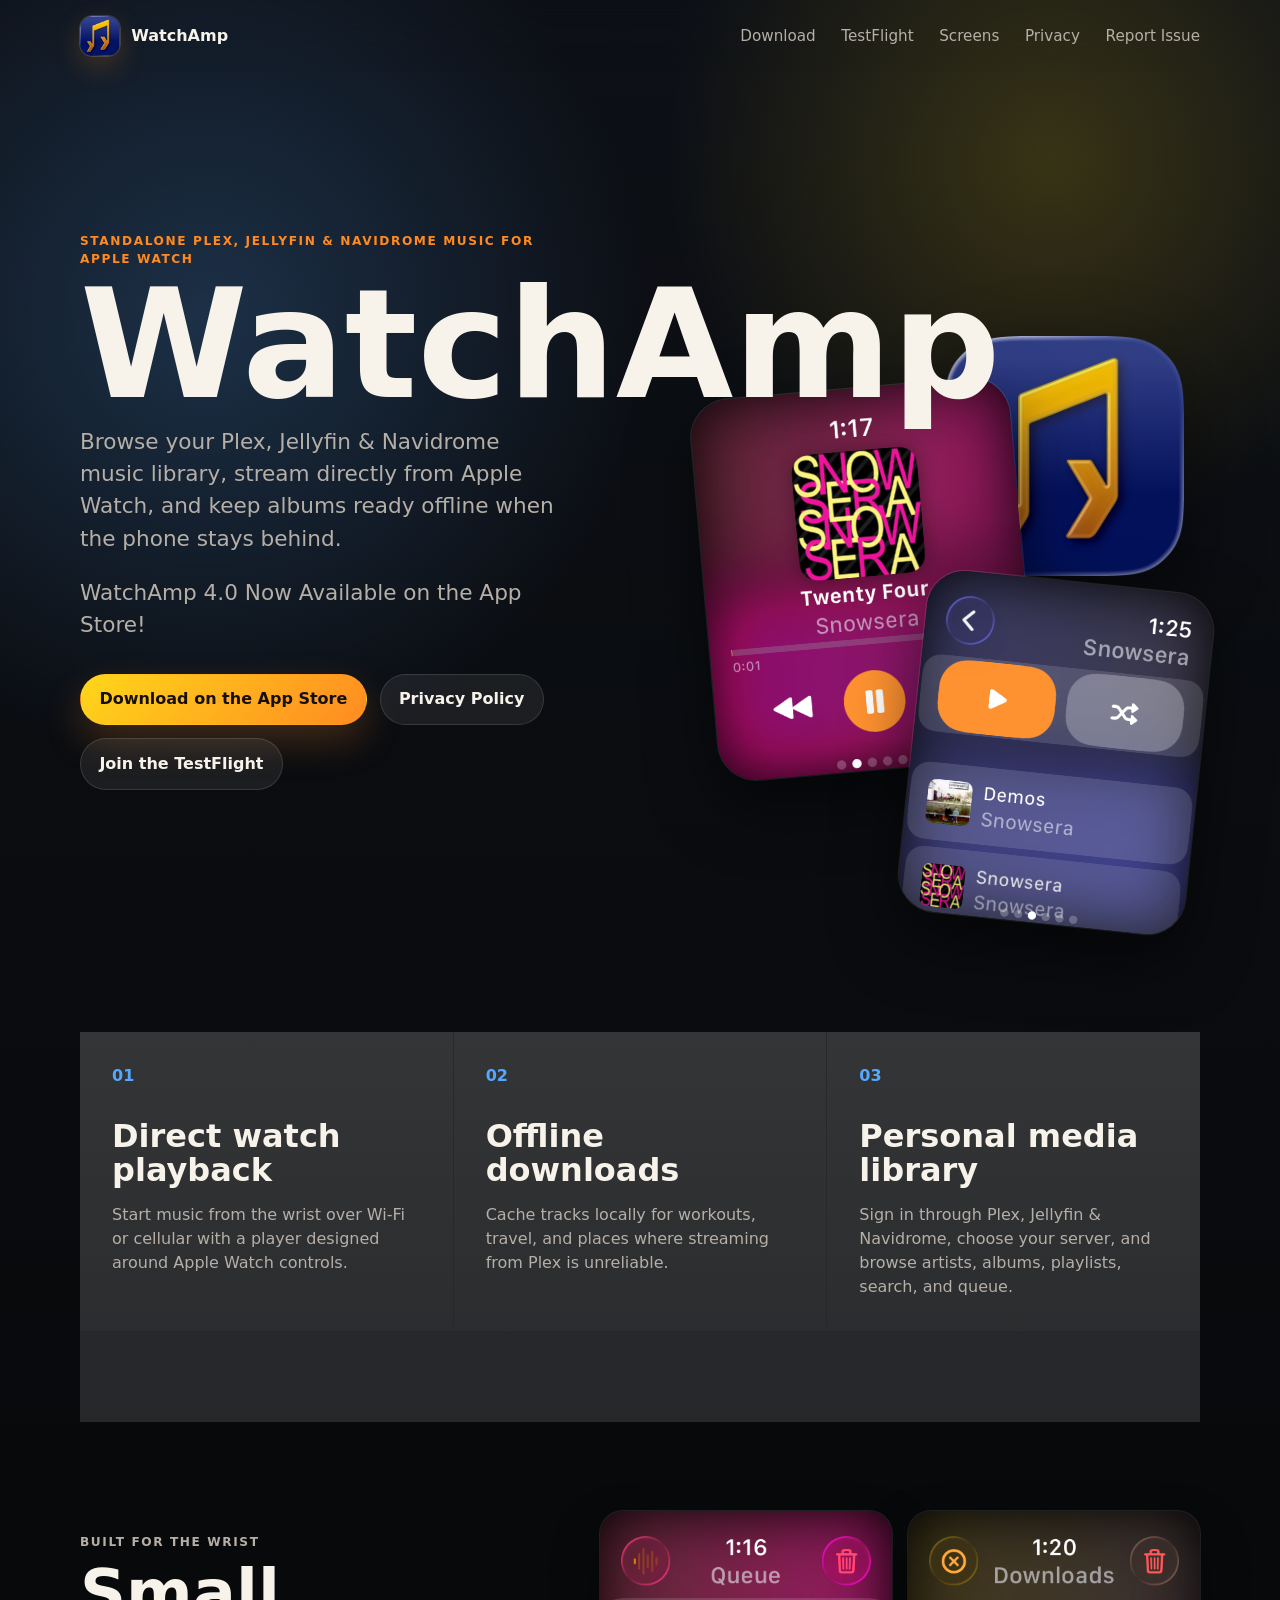
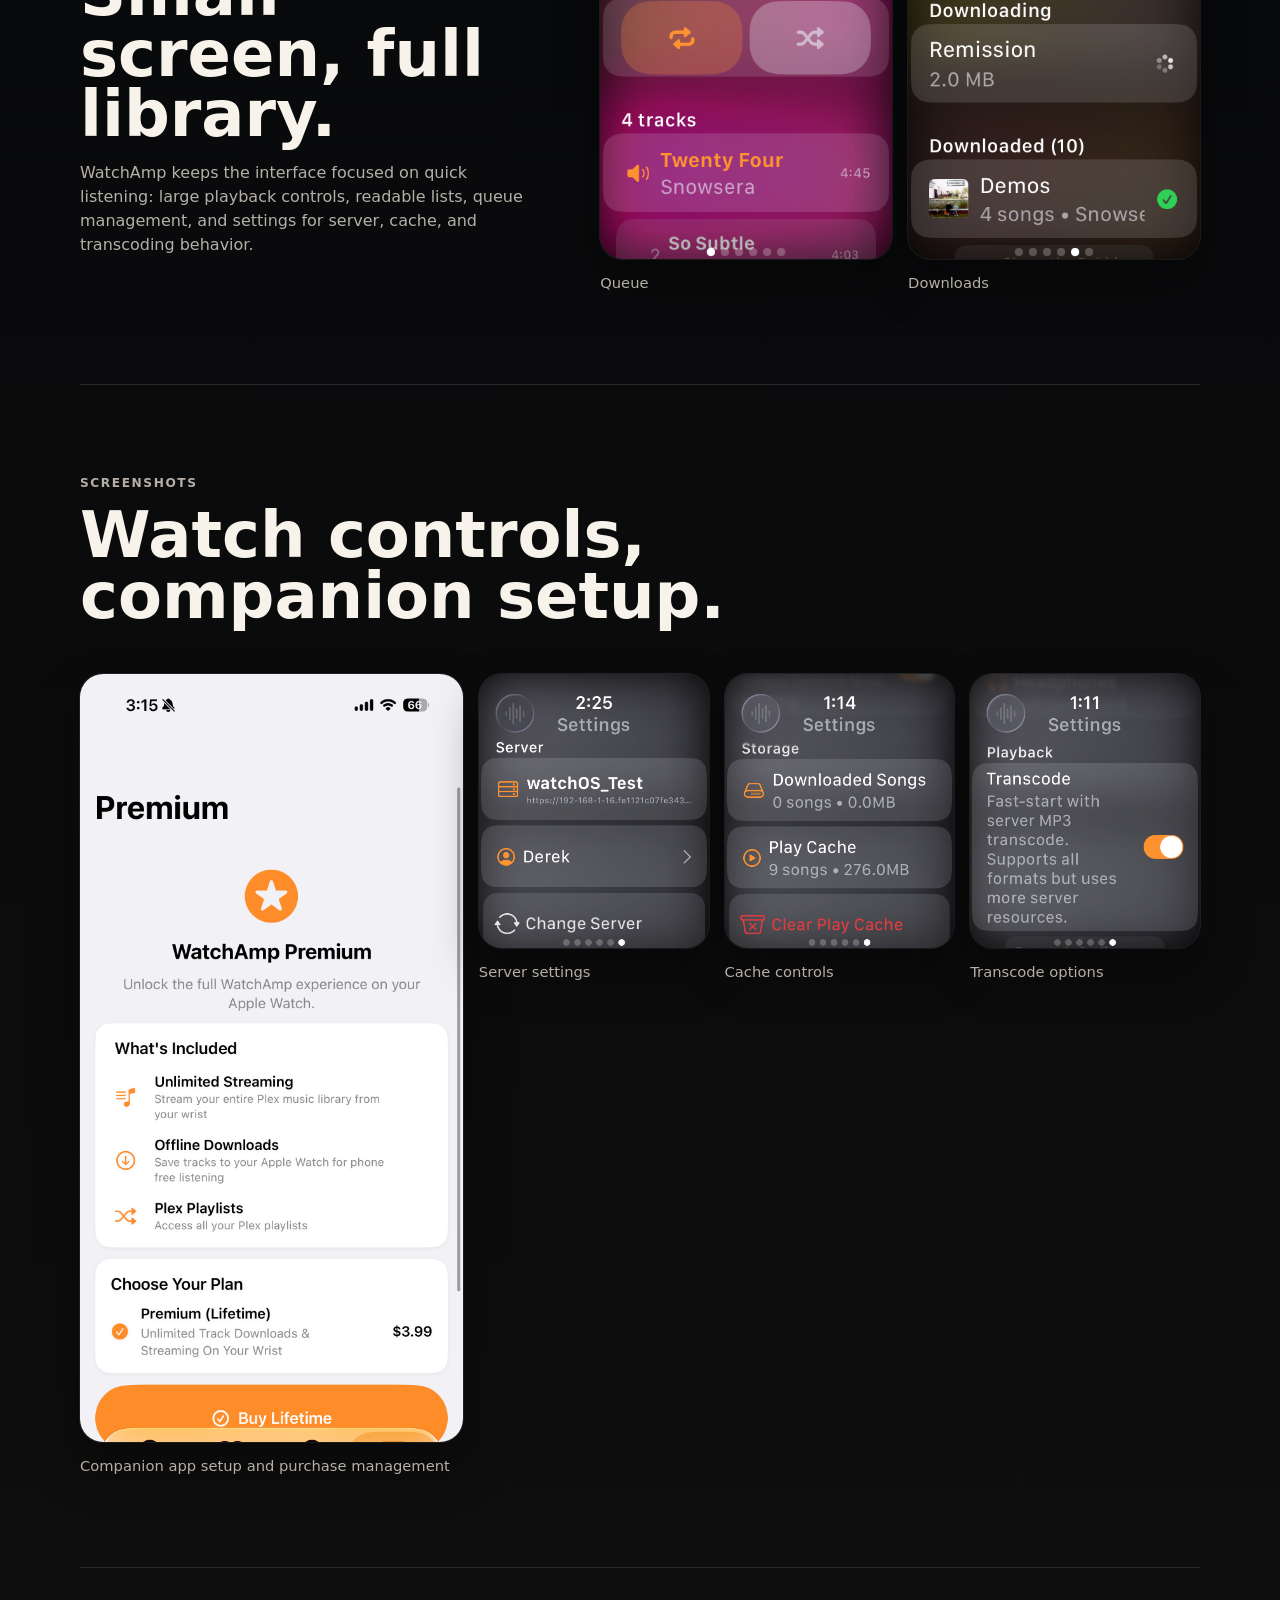
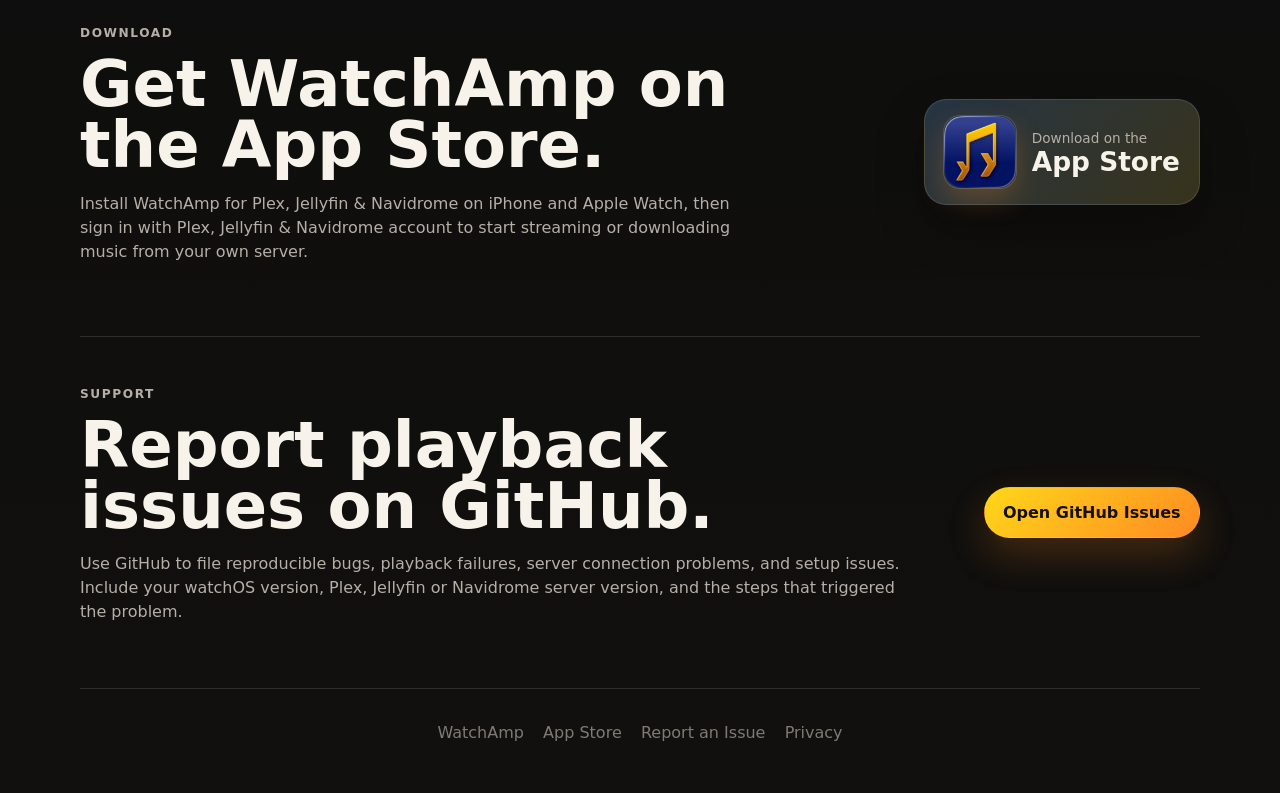
<file: docs/index.html>
<!doctype html>
<html lang="en">
<head>
    <meta charset="utf-8">
    <meta name="viewport" content="width=device-width, initial-scale=1">
    <meta name="description" content="WatchAmp is a standalone Plex, Jellyfin, and Navidrome music player for Apple Watch with streaming, offline downloads, queue controls, and watch-first playback.">
    <meta name="robots" content="index, follow">
    <link rel="canonical" href="https://watchamp.nerdypup.com">
    <meta property="og:type" content="website">
    <meta property="og:site_name" content="WatchAmp">
    <meta property="og:title" content="WatchAmp for Plex, Jellyfin & Navidrome">
    <meta property="og:description" content="Stream and download your Plex music library directly on Apple Watch.">
    <meta property="og:url" content="https://watchamp.nerdypup.com">
    <meta property="og:image" content="https://watchamp.nerdypup.com/assets/watchamp-icon.png">
    <meta name="twitter:card" content="summary">
    <meta name="twitter:title" content="WatchAmp for Plex, Jellyfin & Navidrome">
    <meta name="twitter:description" content="Standalone Plex, Jellyfin & Navidrome music playback for Apple Watch.">
    <meta name="twitter:image" content="https://watchamp.nerdypup.com/assets/watchamp-icon.png">
    <title>WatchAmp for Plex - Apple Watch Music Player</title>
    <link rel="stylesheet" href="styles.css">
    <script type="application/ld+json">
    {
        "@context": "https://schema.org",
        "@type": "SoftwareApplication",
        "name": "WatchAmp for Plex",
        "applicationCategory": "MusicApplication",
        "operatingSystem": "iOS, watchOS",
        "description": "WatchAmp streams and downloads music from a Plex, Jellyfin & Navidrome library directly on Apple Watch.",
        "url": "https://watchamp.nerdypup.com",
        "downloadUrl": "https://apps.apple.com/us/app/watchamp-for-plex/id6761737569",
        "image": "https://watchamp.nerdypup.com/assets/watchamp-icon.png",
        "offers": {
            "@type": "Offer",
            "url": "https://apps.apple.com/us/app/watchamp-for-plex/id6761737569"
        },
        "publisher": {
            "@type": "Organization",
            "name": "NerdyPup",
            "url": "https://www.nerdypup.com"
        }
    }
    </script>
</head>
<body>
    <header class="site-header">
        <a class="brand" href="#top" aria-label="WatchAmp home">
            <img src="assets/watchamp-icon.png" alt="" width="40" height="40">
            <span>WatchAmp</span>
        </a>
        <nav aria-label="Primary navigation">
            <a href="#download">Download</a>
        	<a href="https://testflight.apple.com/join/vrehhvsY">TestFlight</a>
            <a href="#screens">Screens</a>
            <a href="privacy.html">Privacy</a>
            <a href="https://github.com/fkick/WatchAmp/issues">Report Issue</a>
        </nav>
    </header>

    <main id="top">
        <section class="hero">
            <div class="hero-copy">
                <p class="eyebrow">Standalone Plex, Jellyfin & Navidrome music for Apple Watch</p>
                <h1>WatchAmp</h1>
                <p class="lede">
                    Browse your Plex, Jellyfin & Navidrome music library, stream directly from Apple Watch, and keep albums ready offline when the phone stays behind.
                </p>
                <p class="lede">
                    WatchAmp 4.0 Now Available on the App Store!
                </p>
                <div class="hero-actions" aria-label="Primary actions">
                    <a class="button primary" href="https://apps.apple.com/us/app/watchamp-for-plex/id6761737569">Download on the App Store</a>
                    <a class="button secondary" href="privacy.html">Privacy Policy</a>
                    <a class="button secondary" href="https://testflight.apple.com/join/vrehhvsY">Join the TestFlight</a>
                </div>
            </div>

            <div class="hero-stage" aria-label="WatchAmp app screenshots">
                <img class="app-icon" src="assets/watchamp-icon.png" alt="WatchAmp app icon">
                <img class="watch-shot main-shot" src="assets/now-playing.png" alt="WatchAmp now playing screen on Apple Watch">
                <img class="watch-shot side-shot" src="assets/artist-detail.png" alt="WatchAmp artist detail screen on Apple Watch">
            </div>
        </section>
        
        

        <section class="feature-strip" aria-label="Highlights">
            <article>
                <span>01</span>
                <h2>Direct watch playback</h2>
                <p>Start music from the wrist over Wi-Fi or cellular with a player designed around Apple Watch controls.</p>
            </article>
            <article>
                <span>02</span>
                <h2>Offline downloads</h2>
                <p>Cache tracks locally for workouts, travel, and places where streaming from Plex is unreliable.</p>
            </article>
            <article>
                <span>03</span>
                <h2>Personal media library</h2>
                <p>Sign in through Plex, Jellyfin & Navidrome, choose your server, and browse artists, albums, playlists, search, and queue.</p>
            </article>
        </section>

        <section class="split-section">
            <div>
                <p class="eyebrow">Built for the wrist</p>
                <h2>Small screen, full library.</h2>
                <p>
                    WatchAmp keeps the interface focused on quick listening: large playback controls, readable lists, queue management, and settings for server, cache, and transcoding behavior.
                </p>
            </div>
            <div class="mini-grid">
                <figure>
                    <img src="assets/play-queue.png" alt="WatchAmp play queue screen">
                    <figcaption>Queue</figcaption>
                </figure>
                <figure>
                    <img src="assets/downloads.png" alt="WatchAmp downloads screen">
                    <figcaption>Downloads</figcaption>
                </figure>
            </div>
        </section>

        <section id="screens" class="screens-section">
            <div class="section-heading">
                <p class="eyebrow">Screenshots</p>
                <h2>Watch controls, companion setup.</h2>
            </div>
            <div class="screens-grid">
                <figure class="tall">
                    <img src="assets/Premium_Lifetime_companion.png" alt="WatchAmp companion app purchase screen on iPhone">
                    <figcaption>Companion app setup and purchase management</figcaption>
                </figure>
                <figure>
                    <img src="assets/settings-server.png" alt="WatchAmp server settings screen">
                    <figcaption>Server settings</figcaption>
                </figure>
                <figure>
                    <img src="assets/settings-cache.png" alt="WatchAmp cache settings screen">
                    <figcaption>Cache controls</figcaption>
                </figure>
                <figure>
                    <img src="assets/settings-transcode.png" alt="WatchAmp transcode settings screen">
                    <figcaption>Transcode options</figcaption>
                </figure>
            </div>
        </section>

        <section id="download" class="download-section">
            <div>
                <p class="eyebrow">Download</p>
                <h2>Get WatchAmp on the App Store.</h2>
                <p>Install WatchAmp for Plex, Jellyfin & Navidrome on iPhone and Apple Watch, then sign in with Plex, Jellyfin & Navidrome account to start streaming or downloading music from your own server.</p>
            </div>
            <a class="app-store-card" href="https://apps.apple.com/us/app/watchamp-for-plex/id6761737569" aria-label="Download WatchAmp for Plex on the App Store">
                <img src="assets/watchamp-icon.png" alt="" width="72" height="72">
                <span>
                    <small>Download on the</small>
                    <strong>App Store</strong>
                </span>
            </a>
        </section>
        
       <!-- <section id="TestFlight" class="download-section">
            <div>
                <p class="eyebrow">Download</p>
                <h2>Join the TestFlight for WatchAmp 2.0!</h2>
                <p>Join the Testflight to get an early look at upcoming features and give 'em a test drive! User feedback helps drive the direction of development and helps us squash pesky bugs.</p>
            </div>
            <a class="app-store-card" href="https://testflight.apple.com/join/vrehhvsY" aria-label="Join the TestFlight for WatchAmp 2.0!">
                <img src="assets/testflight.png" alt="" width="72" height="72">
                <span>
                    <small>Available on</small>
                    <strong>TestFlight</strong>
                </span>
            </a>
        </section>-->

        <section class="github-section">
            <div>
                <p class="eyebrow">Support</p>
                <h2>Report playback issues on GitHub.</h2>
                <p>Use GitHub to file reproducible bugs, playback failures, server connection problems, and setup issues. Include your watchOS version, Plex, Jellyfin or Navidrome server version, and the steps that triggered the problem.</p>
            </div>
            <a class="button primary" href="https://github.com/fkick/WatchAmp/issues">Open GitHub Issues</a>
        </section>
    </main>

    <footer class="site-footer">
        <span>WatchAmp</span>
        <a href="https://apps.apple.com/us/app/watchamp-for-plex/id6761737569">App Store</a>
        <a href="https://github.com/fkick/WatchAmp/issues">Report an Issue</a>
        <a href="privacy.html">Privacy</a>
    </footer>
</body>
</html>
</file>
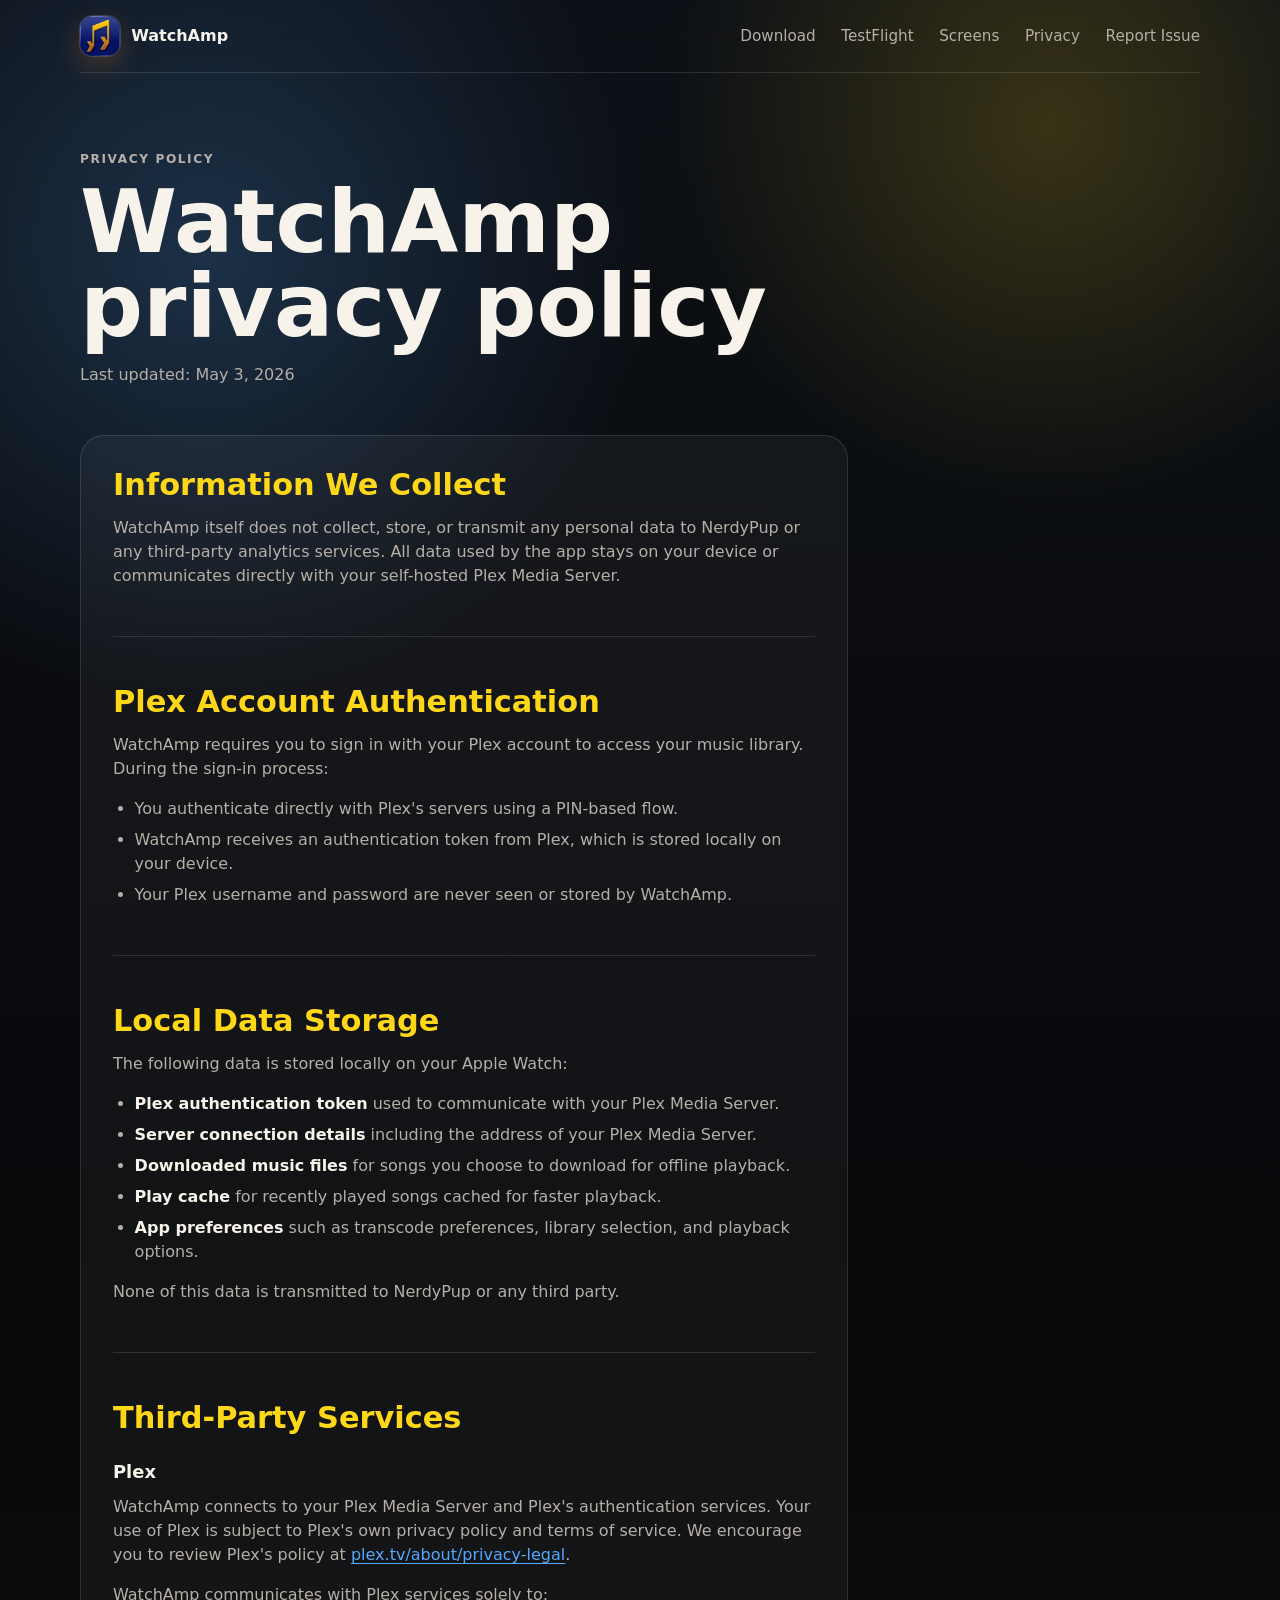
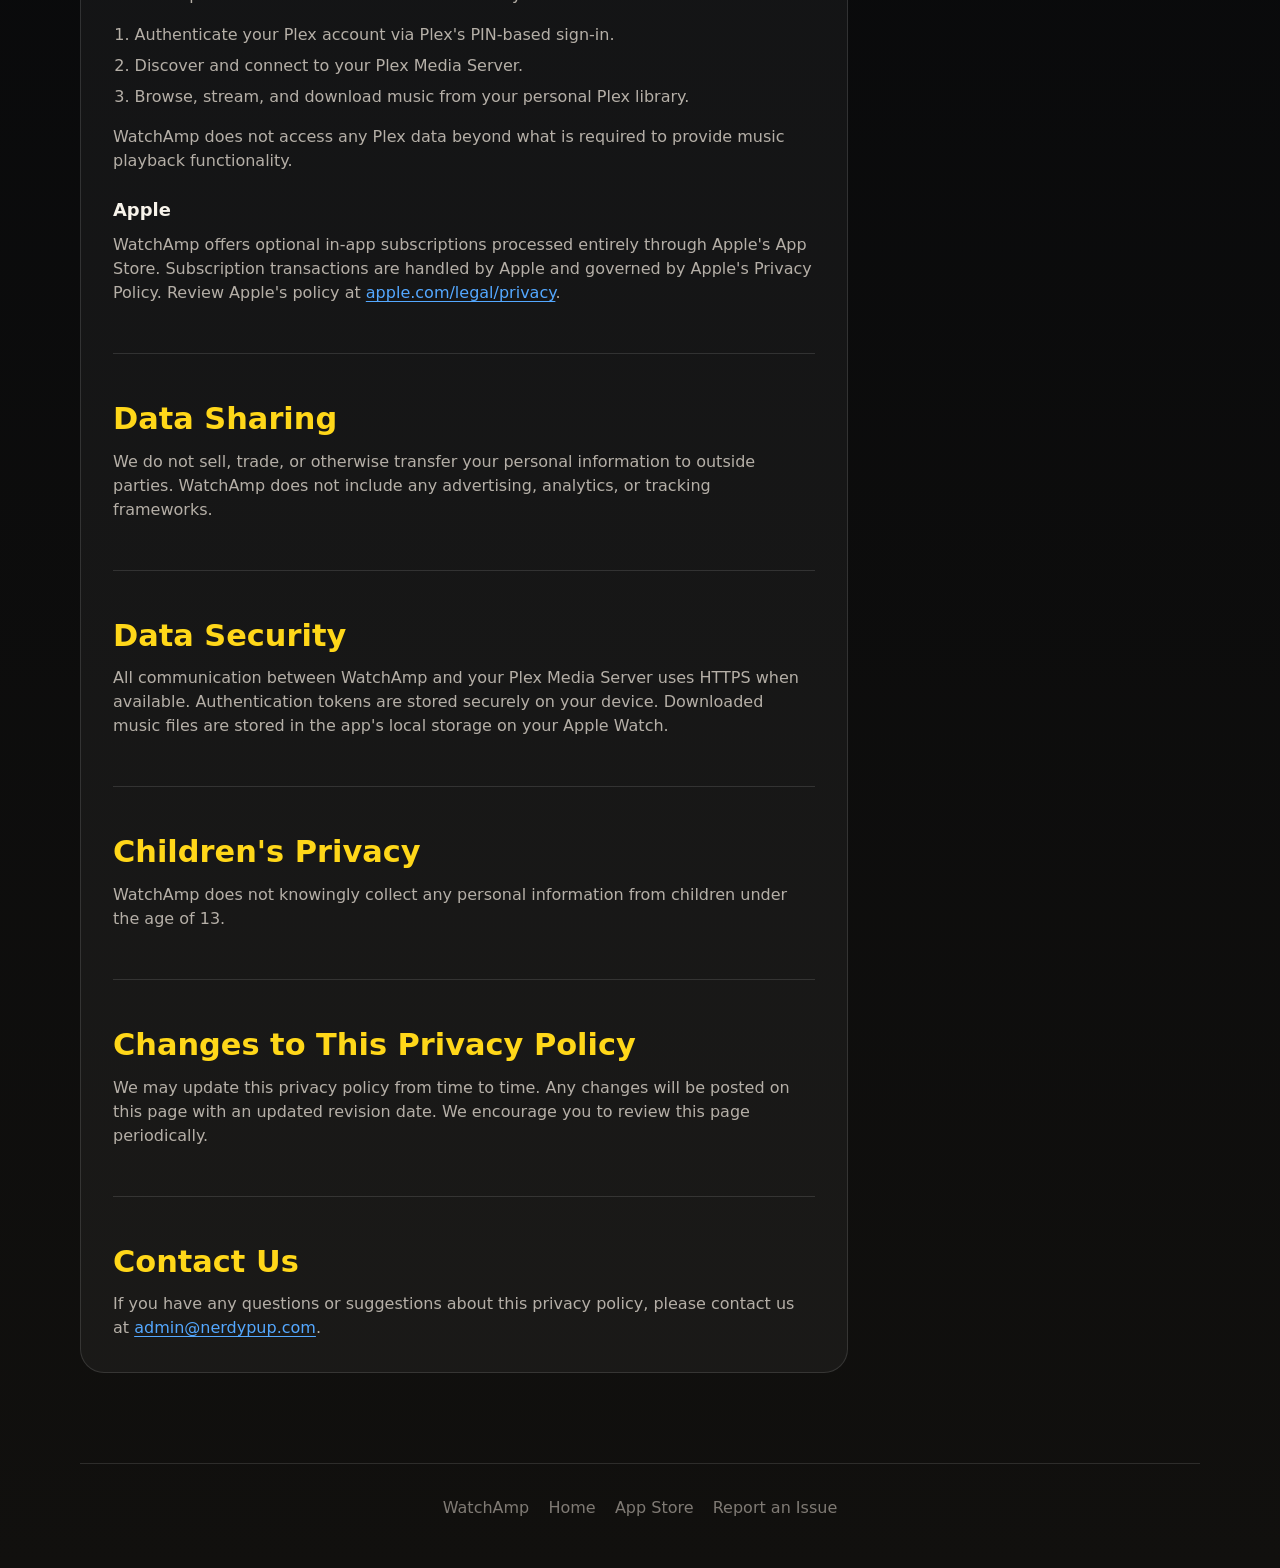
<file: docs/privacy.html>
<!doctype html>
<html lang="en">
<head>
    <meta charset="utf-8">
    <meta name="viewport" content="width=device-width, initial-scale=1">
    <meta name="description" content="Privacy policy for WatchAmp for Plex, including Plex authentication, local data storage, third-party services, and contact information.">
    <meta name="robots" content="index, follow">
    <link rel="canonical" href="https://watchamp.nerdypup.com/privacy.html">
    <meta property="og:type" content="article">
    <meta property="og:site_name" content="WatchAmp">
    <meta property="og:title" content="WatchAmp Privacy Policy">
    <meta property="og:description" content="Privacy policy for WatchAmp for Plex.">
    <meta property="og:url" content="https://watchamp.nerdypup.com/privacy.html">
    <meta property="og:image" content="https://watchamp.nerdypup.com/assets/watchamp-icon.png">
    <meta name="twitter:card" content="summary">
    <meta name="twitter:title" content="WatchAmp Privacy Policy">
    <meta name="twitter:description" content="Privacy policy for WatchAmp for Plex.">
    <meta name="twitter:image" content="https://watchamp.nerdypup.com/assets/watchamp-icon.png">
    <title>Privacy Policy - WatchAmp</title>
    <link rel="stylesheet" href="styles.css">
</head>
<body>
    <header class="site-header">
        <a class="brand" href="index.html" aria-label="WatchAmp home">
            <img src="assets/watchamp-icon.png" alt="" width="40" height="40">
            <span>WatchAmp</span>
        </a>
        <nav aria-label="Primary navigation">
            <a href="https://apps.apple.com/us/app/watchamp-for-plex/id6761737569">Download</a>
            <a href="https://testflight.apple.com/join/vrehhvsY">TestFlight</a>
            <a href="index.html#screens">Screens</a>
            <a href="privacy.html" aria-current="page">Privacy</a>
            <a href="https://github.com/fkick/WatchAmp/issues">Report Issue</a>
        </nav>
    </header>

    <main>
        <section class="privacy-section privacy-page">
            <div class="section-heading">
                <p class="eyebrow">Privacy Policy</p>
                <h1>WatchAmp privacy policy</h1>
                <p>Last updated: May 3, 2026</p>
            </div>

            <div class="policy">
                <section>
                    <h2>Information We Collect</h2>
                    <p>WatchAmp itself does not collect, store, or transmit any personal data to NerdyPup or any third-party analytics services. All data used by the app stays on your device or communicates directly with your self-hosted Plex Media Server.</p>
                </section>

                <section>
                    <h2>Plex Account Authentication</h2>
                    <p>WatchAmp requires you to sign in with your Plex account to access your music library. During the sign-in process:</p>
                    <ul>
                        <li>You authenticate directly with Plex's servers using a PIN-based flow.</li>
                        <li>WatchAmp receives an authentication token from Plex, which is stored locally on your device.</li>
                        <li>Your Plex username and password are never seen or stored by WatchAmp.</li>
                    </ul>
                </section>

                <section>
                    <h2>Local Data Storage</h2>
                    <p>The following data is stored locally on your Apple Watch:</p>
                    <ul>
                        <li><strong>Plex authentication token</strong> used to communicate with your Plex Media Server.</li>
                        <li><strong>Server connection details</strong> including the address of your Plex Media Server.</li>
                        <li><strong>Downloaded music files</strong> for songs you choose to download for offline playback.</li>
                        <li><strong>Play cache</strong> for recently played songs cached for faster playback.</li>
                        <li><strong>App preferences</strong> such as transcode preferences, library selection, and playback options.</li>
                    </ul>
                    <p>None of this data is transmitted to NerdyPup or any third party.</p>
                </section>

                <section>
                    <h2>Third-Party Services</h2>

                    <h3>Plex</h3>
                    <p>WatchAmp connects to your Plex Media Server and Plex's authentication services. Your use of Plex is subject to Plex's own privacy policy and terms of service. We encourage you to review Plex's policy at <a href="https://www.plex.tv/about/privacy-legal/">plex.tv/about/privacy-legal</a>.</p>
                    <p>WatchAmp communicates with Plex services solely to:</p>
                    <ol>
                        <li>Authenticate your Plex account via Plex's PIN-based sign-in.</li>
                        <li>Discover and connect to your Plex Media Server.</li>
                        <li>Browse, stream, and download music from your personal Plex library.</li>
                    </ol>
                    <p>WatchAmp does not access any Plex data beyond what is required to provide music playback functionality.</p>

                    <h3>Apple</h3>
                    <p>WatchAmp offers optional in-app subscriptions processed entirely through Apple's App Store. Subscription transactions are handled by Apple and governed by Apple's Privacy Policy. Review Apple's policy at <a href="https://www.apple.com/legal/privacy/">apple.com/legal/privacy</a>.</p>
                </section>

                <section>
                    <h2>Data Sharing</h2>
                    <p>We do not sell, trade, or otherwise transfer your personal information to outside parties. WatchAmp does not include any advertising, analytics, or tracking frameworks.</p>
                </section>

                <section>
                    <h2>Data Security</h2>
                    <p>All communication between WatchAmp and your Plex Media Server uses HTTPS when available. Authentication tokens are stored securely on your device. Downloaded music files are stored in the app's local storage on your Apple Watch.</p>
                </section>

                <section>
                    <h2>Children's Privacy</h2>
                    <p>WatchAmp does not knowingly collect any personal information from children under the age of 13.</p>
                </section>

                <section>
                    <h2>Changes to This Privacy Policy</h2>
                    <p>We may update this privacy policy from time to time. Any changes will be posted on this page with an updated revision date. We encourage you to review this page periodically.</p>
                </section>

                <section>
                    <h2>Contact Us</h2>
                    <p>If you have any questions or suggestions about this privacy policy, please contact us at <a href="mailto:admin@nerdypup.com">admin@nerdypup.com</a>.</p>
                </section>
            </div>
        </section>
    </main>

    <footer class="site-footer">
        <span>WatchAmp</span>
        <a href="index.html">Home</a>
        <a href="https://apps.apple.com/us/app/watchamp-for-plex/id6761737569">App Store</a>
        <a href="https://github.com/fkick/WatchAmp/issues">Report an Issue</a>
    </footer>
</body>
</html>
</file>
<file: docs/styles.css>
:root {
    color-scheme: dark;
    --ink: #f7f3ea;
    --muted: #b5afa7;
    --dim: #7f7a74;
    --bg: #08090b;
    --panel: #17191d;
    --panel-2: #22242a;
    --line: rgba(255, 255, 255, 0.12);
    --blue: #54a8ff;
    --gold: #ffd719;
    --orange: #ff8a22;
    --green: #91d36f;
    --max: 1120px;
}

* {
    box-sizing: border-box;
}

html {
    scroll-behavior: smooth;
}

body {
    margin: 0;
    min-width: 320px;
    background:
        radial-gradient(circle at 16% 8%, rgba(84, 168, 255, 0.22), transparent 28rem),
        radial-gradient(circle at 82% 4%, rgba(255, 215, 25, 0.18), transparent 24rem),
        linear-gradient(180deg, #0d1016 0%, var(--bg) 38%, #11100e 100%);
    color: var(--ink);
    font-family: Inter, ui-sans-serif, system-ui, -apple-system, BlinkMacSystemFont, "SF Pro Display", "Segoe UI", sans-serif;
    line-height: 1.5;
}

img {
    display: block;
    max-width: 100%;
}

a {
    color: inherit;
    text-decoration: none;
}

a:hover {
    color: var(--gold);
}

.site-header {
    position: sticky;
    top: 0;
    z-index: 10;
    display: flex;
    align-items: center;
    justify-content: space-between;
    gap: 1rem;
    width: min(100% - 2rem, var(--max));
    margin: 0 auto;
    padding: 1rem 0;
    backdrop-filter: blur(22px);
}

.brand,
.site-header nav,
.hero-actions,
.site-footer {
    display: flex;
    align-items: center;
}

.brand {
    gap: 0.7rem;
    font-weight: 800;
    letter-spacing: 0;
}

.brand img {
    border-radius: 0.8rem;
    box-shadow: 0 0 0 1px rgba(255, 255, 255, 0.14), 0 10px 28px rgba(255, 138, 34, 0.22);
}

.site-header nav {
    gap: clamp(0.8rem, 3vw, 1.6rem);
    color: var(--muted);
    font-size: 0.95rem;
}

.hero {
    display: grid;
    grid-template-columns: minmax(0, 0.92fr) minmax(320px, 1.08fr);
    align-items: start;
    gap: clamp(2rem, 6vw, 5rem);
    width: min(100% - 2rem, var(--max));
    min-height: calc(90svh - 5rem);
    margin: 0 auto;
    padding: clamp(2rem, 5vw, 4rem) 0 clamp(3rem, 7vw, 5rem);
}

.hero-copy {
    position: relative;
    z-index: 2;
    padding-top: clamp(2rem, 8vw, 6rem);
}

.eyebrow {
    margin: 0 0 0.75rem;
    color: var(--orange);
    font-size: 0.76rem;
    font-weight: 800;
    letter-spacing: 0.13em;
    text-transform: uppercase;
}

h1,
h2,
h3,
p {
    margin-top: 0;
}

h1 {
    margin-bottom: 1rem;
    font-size: clamp(4.2rem, 13vw, 9.5rem);
    line-height: 0.85;
    letter-spacing: 0;
}

h2 {
    margin-bottom: 1rem;
    font-size: clamp(2rem, 5vw, 4.5rem);
    line-height: 0.95;
    letter-spacing: 0;
}

h3 {
    margin-bottom: 0.55rem;
    font-size: 1.12rem;
}

.lede {
    max-width: 42rem;
    color: var(--muted);
    font-size: clamp(1.1rem, 2vw, 1.35rem);
}

.hero-actions {
    flex-wrap: wrap;
    gap: 0.8rem;
    margin-top: 2rem;
}

.button {
    display: inline-flex;
    align-items: center;
    justify-content: center;
    min-height: 3rem;
    padding: 0.8rem 1.15rem;
    border: 1px solid var(--line);
    border-radius: 999px;
    font-weight: 800;
}

.button.primary {
    background: linear-gradient(135deg, var(--gold), var(--orange));
    color: #17100a;
    border-color: transparent;
    box-shadow: 0 16px 38px rgba(255, 138, 34, 0.22);
}

.button.secondary {
    color: var(--ink);
    background: rgba(255, 255, 255, 0.07);
}

.hero-stage {
    position: relative;
    z-index: 1;
    min-height: clamp(32rem, 55vw, 43rem);
    margin-top: clamp(5rem, 10vw, 8rem);
}

.app-icon {
    position: absolute;
    top: 4.5rem;
    right: 1rem;
    width: clamp(8rem, 20vw, 15rem);
    border-radius: 2rem;
    opacity: 0.92;
    filter: drop-shadow(0 28px 42px rgba(0, 0, 0, 0.52));
}

.watch-shot {
    position: absolute;
    border-radius: 2.4rem;
    background: #000;
    box-shadow: 0 1.6rem 4rem rgba(0, 0, 0, 0.54), 0 0 0 1px rgba(255, 255, 255, 0.12);
}

.main-shot {
    left: 12%;
    top: 18%;
    width: clamp(13rem, 28vw, 20rem);
    rotate: -5deg;
}

.side-shot {
    right: 0;
    bottom: 4%;
    width: clamp(12rem, 24vw, 18rem);
    rotate: 6deg;
}

.feature-strip,
.split-section,
.screens-section,
.download-section,
.github-section,
.privacy-section {
    width: min(100% - 2rem, var(--max));
    margin: 0 auto;
    padding: clamp(3rem, 7vw, 6rem) 0;
    border-top: 1px solid var(--line);
}

.feature-strip {
    display: grid;
    grid-template-columns: repeat(3, 1fr);
    gap: 1px;
    padding-top: 0;
    background: var(--line);
    border-top: 0;
}

.feature-strip article {
    min-height: 14rem;
    padding: clamp(1.3rem, 3vw, 2rem);
    background: linear-gradient(180deg, rgba(255, 255, 255, 0.055), rgba(255, 255, 255, 0.025));
}

.feature-strip span,
figcaption,
.section-heading p,
.privacy-section li,
.privacy-section p,
.split-section p,
.github-section p {
    color: var(--muted);
}

.feature-strip span {
    display: block;
    margin-bottom: 2rem;
    color: var(--blue);
    font-weight: 900;
}

.feature-strip h2 {
    font-size: clamp(1.35rem, 2.6vw, 2rem);
    line-height: 1.05;
}

.feature-strip p {
    margin-bottom: 0;
    color: var(--muted);
}

.split-section,
.download-section,
.github-section {
    display: grid;
    grid-template-columns: minmax(0, 0.85fr) minmax(280px, 1.15fr);
    align-items: center;
    gap: clamp(2rem, 6vw, 5rem);
}

.mini-grid,
.screens-grid {
    display: grid;
    gap: 1rem;
}

.mini-grid {
    grid-template-columns: repeat(2, minmax(0, 1fr));
}

figure {
    margin: 0;
}

figure img {
    width: 100%;
    border-radius: 1.45rem;
    background: #000;
    box-shadow: 0 1.4rem 3rem rgba(0, 0, 0, 0.36), 0 0 0 1px rgba(255, 255, 255, 0.1);
}

figcaption {
    margin-top: 0.8rem;
    font-size: 0.92rem;
}

.section-heading {
    max-width: 46rem;
    margin-bottom: clamp(1.5rem, 4vw, 3rem);
}

.screens-grid {
    grid-template-columns: 1.2fr repeat(3, 0.72fr);
    align-items: end;
}

.screens-grid .tall {
    grid-row: span 2;
}

.screens-grid .tall img {
    max-height: 48rem;
    object-fit: cover;
    object-position: top;
}

.github-section {
    grid-template-columns: 1fr auto;
    padding-block: clamp(2rem, 5vw, 3rem);
}

.download-section {
    grid-template-columns: minmax(0, 1fr) auto;
    padding-block: clamp(2rem, 5vw, 3.5rem);
}

.download-section p {
    max-width: 42rem;
    color: var(--muted);
}

.app-store-card {
    display: grid;
    grid-template-columns: auto 1fr;
    align-items: center;
    gap: 1rem;
    min-width: min(100%, 20rem);
    padding: 1rem 1.2rem;
    color: var(--ink);
    background:
        linear-gradient(135deg, rgba(84, 168, 255, 0.18), rgba(255, 215, 25, 0.12)),
        rgba(255, 255, 255, 0.06);
    border: 1px solid var(--line);
    border-radius: 1.4rem;
    box-shadow: 0 1.4rem 3rem rgba(0, 0, 0, 0.26);
}

.app-store-card:hover {
    color: var(--ink);
    border-color: rgba(255, 215, 25, 0.45);
}

.app-store-card img {
    border-radius: 1rem;
    box-shadow: 0 0 0 1px rgba(255, 255, 255, 0.14), 0 12px 28px rgba(255, 138, 34, 0.24);
}

.app-store-card small,
.app-store-card strong {
    display: block;
}

.app-store-card small {
    color: var(--muted);
    font-size: 0.85rem;
}

.app-store-card strong {
    font-size: 1.65rem;
    line-height: 1.05;
}

.policy {
    max-width: 48rem;
    padding: clamp(1.2rem, 3vw, 2rem);
    background: rgba(255, 255, 255, 0.045);
    border: 1px solid var(--line);
    border-radius: 1.5rem;
}

.policy section + section {
    margin-top: clamp(1.8rem, 4vw, 3rem);
    padding-top: clamp(1.8rem, 4vw, 3rem);
    border-top: 1px solid var(--line);
}

.privacy-page {
    padding-top: clamp(2rem, 6vw, 5rem);
}

.privacy-page h1 {
    max-width: 48rem;
    margin-bottom: 1rem;
    font-size: clamp(2.6rem, 7vw, 5.5rem);
    line-height: 0.95;
}

.policy h2 {
    color: var(--gold);
    margin-bottom: 0.85rem;
    font-size: clamp(1.35rem, 2.8vw, 1.9rem);
    line-height: 1.12;
}

.policy h3 {
    margin-top: 1.5rem;
    color: var(--ink);
}

.policy p,
.policy ul,
.policy ol {
    margin-bottom: 1rem;
}

.policy p:last-child,
.policy ul:last-child,
.policy ol:last-child {
    margin-bottom: 0;
}

.policy ul,
.policy ol {
    padding-left: 1.35rem;
}

.policy li + li {
    margin-top: 0.45rem;
}

.policy strong {
    color: var(--ink);
}

.policy a {
    color: var(--blue);
    text-decoration: underline;
    text-underline-offset: 0.18em;
}

.site-footer {
    justify-content: center;
    gap: 1.2rem;
    width: min(100% - 2rem, var(--max));
    margin: 0 auto;
    padding: 2rem 0 3rem;
    border-top: 1px solid var(--line);
    color: var(--dim);
}

@media (max-width: 860px) {
    .hero,
    .split-section,
    .download-section,
    .github-section {
        grid-template-columns: 1fr;
    }

    .hero {
        min-height: auto;
        padding-top: 2rem;
    }

    .hero-copy {
        padding-top: 0;
    }

    .hero-stage {
        min-height: 31rem;
        margin-top: 0;
    }

    .feature-strip {
        grid-template-columns: 1fr;
    }

    .screens-grid {
        grid-template-columns: repeat(2, minmax(0, 1fr));
    }

    .screens-grid .tall {
        grid-column: 1 / -1;
    }

}

@media (max-width: 560px) {
    .site-header {
        align-items: flex-start;
        flex-direction: column;
    }

    .site-header nav {
        width: 100%;
        justify-content: space-between;
    }

    .hero-stage {
        min-height: 28rem;
    }

    .app-icon {
        width: 7rem;
        right: 0;
    }

    .main-shot {
        left: 0;
        width: 13rem;
    }

    .side-shot {
        width: 12rem;
    }

    .mini-grid,
    .screens-grid {
        grid-template-columns: 1fr;
    }
}
</file>
